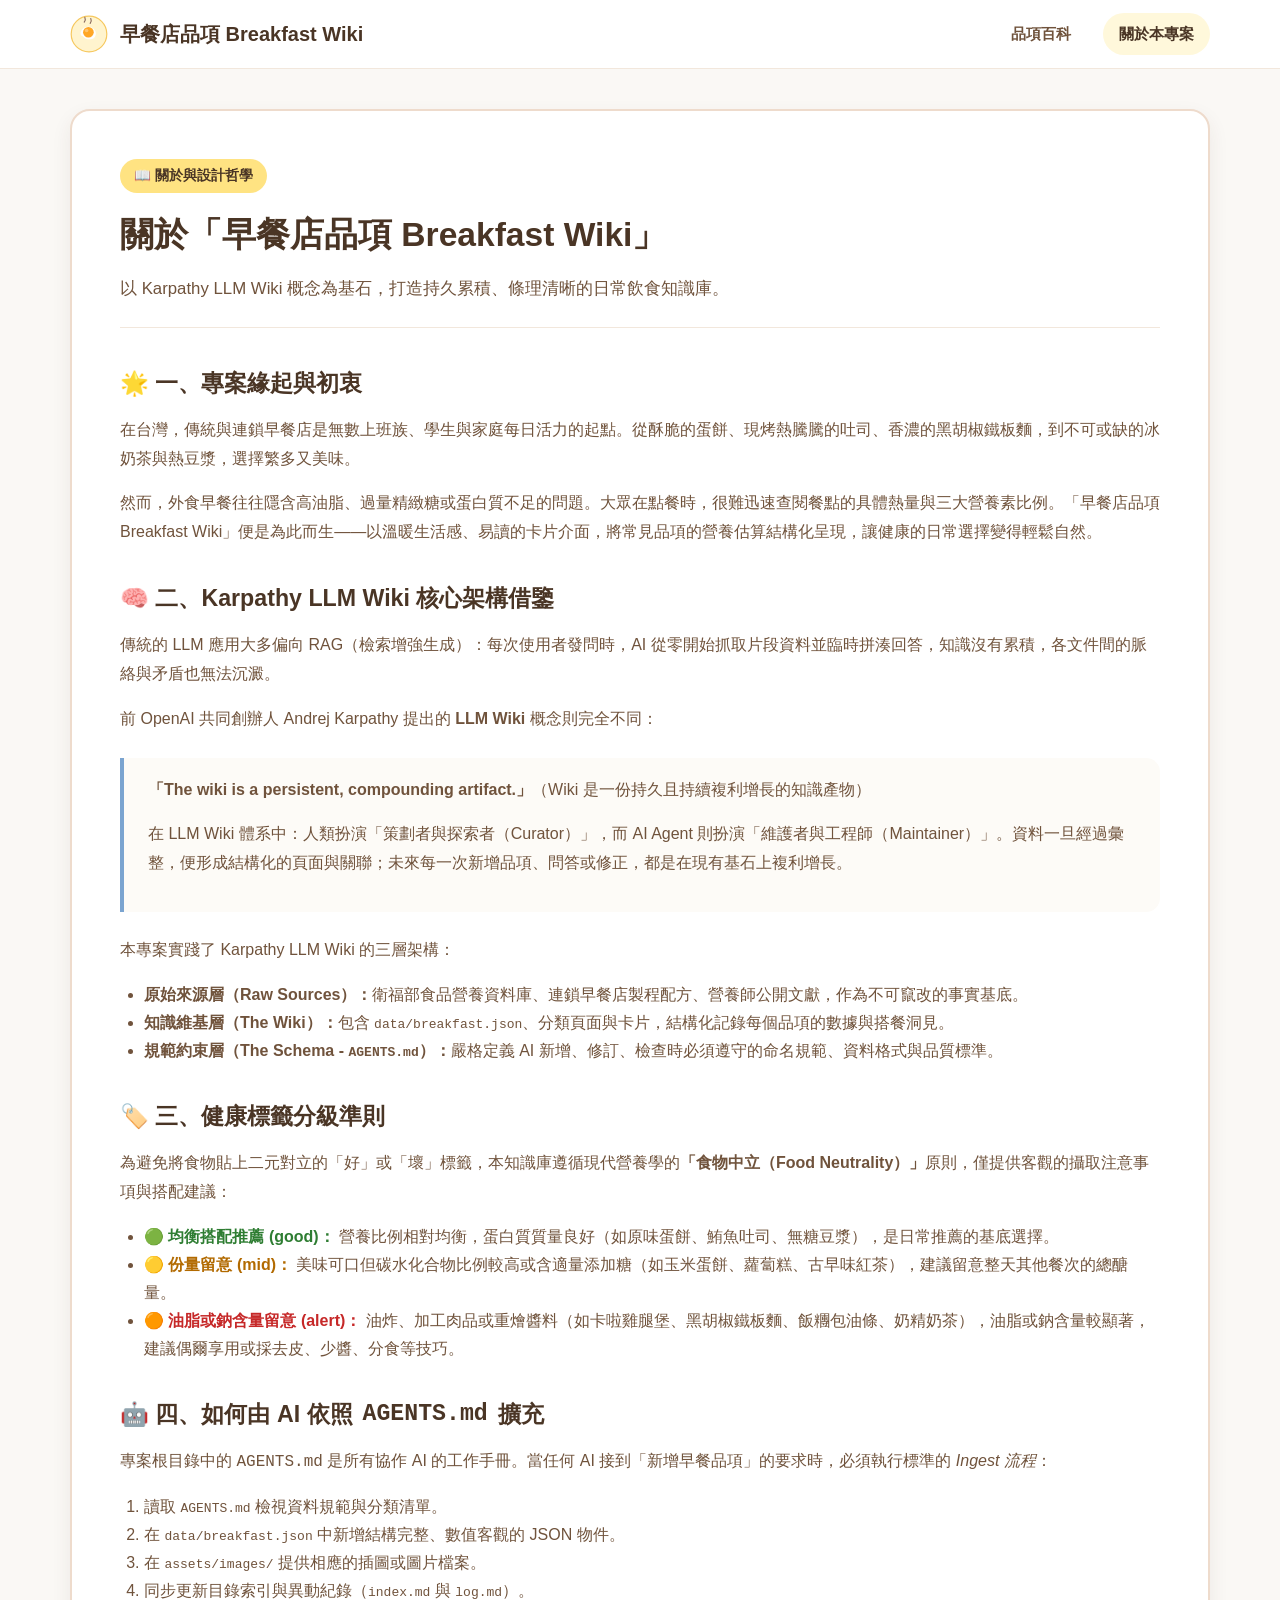
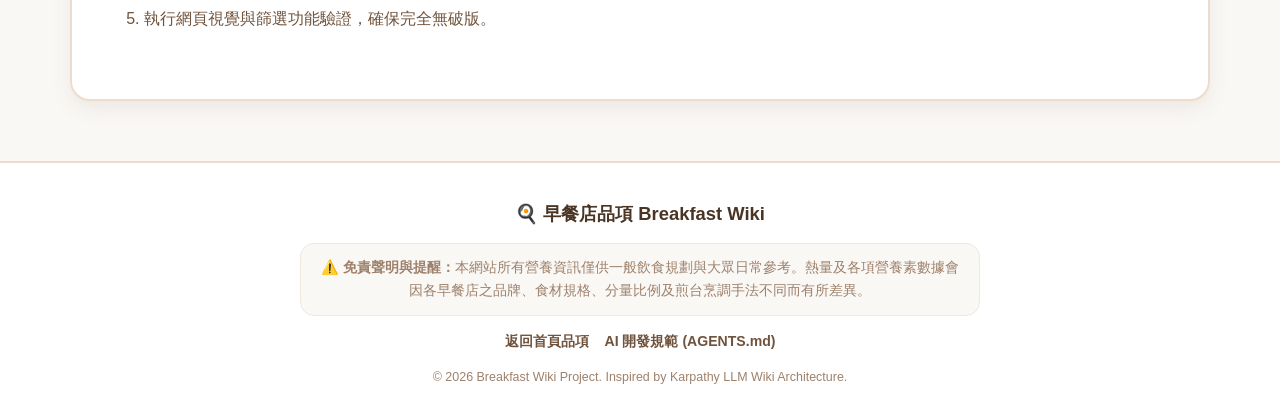
<file: pages/about.html>
<!DOCTYPE html>
<html lang="zh-Hant-TW">
<head>
  <meta charset="UTF-8">
  <meta name="viewport" content="width=device-width, initial-scale=1.0">
  <title>關於本專案 - 早餐店品項 Breakfast Wiki</title>
  <meta name="description" content="了解早餐店品項 Breakfast Wiki 的專案由來、Karpathy LLM Wiki 知識庫架構、營養標籤意涵與 AI 維護機制。">
  <link rel="icon" type="image/svg+xml" href="../assets/images/favicon.svg">
  <link rel="stylesheet" href="../css/style.css">
</head>
<body>

  <!-- 網站頂部導覽列 -->
  <nav class="site-nav">
    <div class="container">
      <a href="../index.html" class="nav-brand">
        <img src="../assets/images/favicon.svg" alt="Breakfast Wiki Logo" class="brand-icon">
        <span>早餐店品項 Breakfast Wiki</span>
      </a>
      <div class="nav-links">
        <a href="../index.html" class="nav-link">品項百科</a>
        <a href="about.html" class="nav-link active">關於本專案</a>
      </div>
    </div>
  </nav>

  <!-- 內容區塊 -->
  <main class="article-page">
    <div class="container">
      <article class="article-card">
        <header class="article-header">
          <div class="hero-tag">📖 關於與設計哲學</div>
          <h1>關於「早餐店品項 Breakfast Wiki」</h1>
          <p>以 Karpathy LLM Wiki 概念為基石，打造持久累積、條理清晰的日常飲食知識庫。</p>
        </header>

        <section class="article-body">
          <h2>🌟 一、專案緣起與初衷</h2>
          <p>
            在台灣，傳統與連鎖早餐店是無數上班族、學生與家庭每日活力的起點。從酥脆的蛋餅、現烤熱騰騰的吐司、香濃的黑胡椒鐵板麵，到不可或缺的冰奶茶與熱豆漿，選擇繁多又美味。
          </p>
          <p>
            然而，外食早餐往往隱含高油脂、過量精緻糖或蛋白質不足的問題。大眾在點餐時，很難迅速查閱餐點的具體熱量與三大營養素比例。「早餐店品項 Breakfast Wiki」便是為此而生——以溫暖生活感、易讀的卡片介面，將常見品項的營養估算結構化呈現，讓健康的日常選擇變得輕鬆自然。
          </p>

          <h2>🧠 二、Karpathy LLM Wiki 核心架構借鑒</h2>
          <p>
            傳統的 LLM 應用大多偏向 RAG（檢索增強生成）：每次使用者發問時，AI 從零開始抓取片段資料並臨時拼湊回答，知識沒有累積，各文件間的脈絡與矛盾也無法沉澱。
          </p>
          <p>
            前 OpenAI 共同創辦人 Andrej Karpathy 提出的 <strong>LLM Wiki</strong> 概念則完全不同：
          </p>
          <div class="callout-box">
            <p><strong>「The wiki is a persistent, compounding artifact.」</strong>（Wiki 是一份持久且持續複利增長的知識產物）</p>
            <p>
              在 LLM Wiki 體系中：人類扮演「策劃者與探索者（Curator）」，而 AI Agent 則扮演「維護者與工程師（Maintainer）」。資料一旦經過彙整，便形成結構化的頁面與關聯；未來每一次新增品項、問答或修正，都是在現有基石上複利增長。
            </p>
          </div>

          <p>本專案實踐了 Karpathy LLM Wiki 的三層架構：</p>
          <ul>
            <li><strong>原始來源層（Raw Sources）：</strong>衛福部食品營養資料庫、連鎖早餐店製程配方、營養師公開文獻，作為不可竄改的事實基底。</li>
            <li><strong>知識維基層（The Wiki）：</strong>包含 <code>data/breakfast.json</code>、分類頁面與卡片，結構化記錄每個品項的數據與搭餐洞見。</li>
            <li><strong>規範約束層（The Schema - <code>AGENTS.md</code>）：</strong>嚴格定義 AI 新增、修訂、檢查時必須遵守的命名規範、資料格式與品質標準。</li>
          </ul>

          <h2>🏷️ 三、健康標籤分級準則</h2>
          <p>
            為避免將食物貼上二元對立的「好」或「壞」標籤，本知識庫遵循現代營養學的<strong>「食物中立（Food Neutrality）」</strong>原則，僅提供客觀的攝取注意事項與搭配建議：
          </p>
          <ul>
            <li>
              <strong style="color: #2E7D32;">🟢 均衡搭配推薦 (good)：</strong>
              營養比例相對均衡，蛋白質質量良好（如原味蛋餅、鮪魚吐司、無糖豆漿），是日常推薦的基底選擇。
            </li>
            <li>
              <strong style="color: #B26A00;">🟡 份量留意 (mid)：</strong>
              美味可口但碳水化合物比例較高或含適量添加糖（如玉米蛋餅、蘿蔔糕、古早味紅茶），建議留意整天其他餐次的總醣量。
            </li>
            <li>
              <strong style="color: #C62828;">🟠 油脂或鈉含量留意 (alert)：</strong>
              油炸、加工肉品或重燴醬料（如卡啦雞腿堡、黑胡椒鐵板麵、飯糰包油條、奶精奶茶），油脂或鈉含量較顯著，建議偶爾享用或採去皮、少醬、分食等技巧。
            </li>
          </ul>

          <h2>🤖 四、如何由 AI 依照 <code>AGENTS.md</code> 擴充</h2>
          <p>
            專案根目錄中的 <code>AGENTS.md</code> 是所有協作 AI 的工作手冊。當任何 AI 接到「新增早餐品項」的要求時，必須執行標準的 <em>Ingest 流程</em>：
          </p>
          <ol>
            <li>讀取 <code>AGENTS.md</code> 檢視資料規範與分類清單。</li>
            <li>在 <code>data/breakfast.json</code> 中新增結構完整、數值客觀的 JSON 物件。</li>
            <li>在 <code>assets/images/</code> 提供相應的插圖或圖片檔案。</li>
            <li>同步更新目錄索引與異動紀錄（<code>index.md</code> 與 <code>log.md</code>）。</li>
            <li>執行網頁視覺與篩選功能驗證，確保完全無破版。</li>
          </ol>
        </section>
      </article>
    </div>
  </main>

  <!-- 網站頁尾 -->
  <footer class="site-footer">
    <div class="container footer-content">
      <div class="footer-brand">
        <span>🍳 早餐店品項 Breakfast Wiki</span>
      </div>
      <div class="footer-disclaimer">
        ⚠️ <strong>免責聲明與提醒：</strong>本網站所有營養資訊僅供一般飲食規劃與大眾日常參考。熱量及各項營養素數據會因各早餐店之品牌、食材規格、分量比例及煎台烹調手法不同而有所差異。
      </div>
      <div class="footer-links">
        <a href="../index.html">返回首頁品項</a>
        <a href="../AGENTS.md">AI 開發規範 (AGENTS.md)</a>
      </div>
      <div class="footer-copyright">
        © 2026 Breakfast Wiki Project. Inspired by Karpathy LLM Wiki Architecture.
      </div>
    </div>
  </footer>

</body>
</html>
</file>
<file: css/style.css>
/* ==========================================================================
   早餐店品項 Breakfast Wiki - 樣式表 (style.css)
   視覺風格：清新、生活感、溫暖、可愛、簡約
   配色主調：米白底、奶油黃、淺藍色、溫潤咖啡色
   ========================================================================== */

:root {
  /* 主要色彩變數 */
  --bg-main: #FAF8F5;          /* 米白主背景 */
  --bg-card: #FFFFFF;          /* 純白卡片背景 */
  --bg-card-alt: #FDFBF7;      /* 淺奶油微底色 */
  
  --primary-yellow: #FFE382;   /* 活力奶油黃 */
  --primary-yellow-light: #FFF8DB;
  --primary-blue: #7BA4D0;     /* 溫柔天空藍 */
  --primary-blue-light: #EBF4FC;
  --primary-coffee: #4A3525;   /* 深咖啡主要字體與主視覺 */
  --coffee-medium: #70533C;    /* 中咖啡次要字體 */
  --coffee-light: #9E816B;     /* 淺咖啡輔助說明 */
  --border-color: #EEDBCC;     /* 溫潤卡片邊框色 */
  --border-light: #F2E7DC;

  /* 健康標籤色彩 (嚴格依照規範：綠、黃、橘紅) */
  --health-good-bg: #E8F5E9;
  --health-good-text: #2E7D32;
  --health-good-border: #A5D6A7;

  --health-mid-bg: #FFF8E1;
  --health-mid-text: #B26A00;
  --health-mid-border: #FFE082;

  --health-alert-bg: #FFEBEE;
  --health-alert-text: #C62828;
  --health-alert-border: #FFCDD2;

  /* 陰影與圓角 */
  --radius-sm: 8px;
  --radius-md: 14px;
  --radius-lg: 20px;
  --radius-full: 9999px;
  --shadow-sm: 0 2px 6px rgba(74, 53, 37, 0.05);
  --shadow-md: 0 8px 20px rgba(74, 53, 37, 0.08);
  --shadow-lg: 0 16px 36px rgba(74, 53, 37, 0.12);

  /* 字體 */
  --font-family: -apple-system, BlinkMacSystemFont, "Segoe UI", "PingFang TC", "Noto Sans TC", "Microsoft JhengHei", sans-serif;
}

/* 基本重設 */
* {
  box-sizing: border-box;
  margin: 0;
  padding: 0;
}

body {
  font-family: var(--font-family);
  background-color: var(--bg-main);
  color: var(--primary-coffee);
  line-height: 1.65;
  min-height: 100vh;
  display: flex;
  flex-direction: column;
}

a {
  color: inherit;
  text-decoration: none;
}

/* 容器寬度 */
.container {
  width: 100%;
  max-width: 1180px;
  margin: 0 auto;
  padding: 0 20px;
}

/* 網站頂部導覽列 */
.site-nav {
  background-color: rgba(255, 255, 255, 0.92);
  backdrop-filter: blur(10px);
  border-bottom: 1.5px solid var(--border-light);
  position: sticky;
  top: 0;
  z-index: 100;
  transition: all 0.3s ease;
}

.site-nav .container {
  display: flex;
  align-items: center;
  justify-content: space-between;
  height: 68px;
}

.nav-brand {
  display: flex;
  align-items: center;
  gap: 12px;
  font-weight: 700;
  font-size: 1.25rem;
  color: var(--primary-coffee);
}

.brand-icon {
  width: 38px;
  height: 38px;
  border-radius: var(--radius-sm);
  display: flex;
  align-items: center;
  justify-content: center;
}

.nav-links {
  display: flex;
  align-items: center;
  gap: 16px;
}

.nav-link {
  font-size: 0.95rem;
  font-weight: 600;
  padding: 8px 16px;
  border-radius: var(--radius-full);
  color: var(--coffee-medium);
  transition: all 0.2s ease;
}

.nav-link:hover, .nav-link.active {
  background-color: var(--primary-yellow-light);
  color: var(--primary-coffee);
}

/* 首頁 Hero 英雄區塊 */
.hero-section {
  padding: 40px 0 24px;
}

.hero-card {
  background: linear-gradient(135deg, #FFFDF9 0%, #FFF8EA 100%);
  border: 2px solid var(--border-color);
  border-radius: var(--radius-lg);
  padding: 40px 36px;
  display: grid;
  grid-template-columns: 1.2fr 0.8fr;
  align-items: center;
  gap: 32px;
  box-shadow: var(--shadow-md);
  position: relative;
  overflow: hidden;
}

.hero-card::after {
  content: "";
  position: absolute;
  top: -40px;
  right: -40px;
  width: 140px;
  height: 140px;
  background: var(--primary-yellow);
  opacity: 0.25;
  border-radius: 50%;
  pointer-events: none;
}

.hero-tag {
  display: inline-flex;
  align-items: center;
  gap: 6px;
  background-color: var(--primary-yellow);
  color: var(--primary-coffee);
  font-size: 0.85rem;
  font-weight: 700;
  padding: 6px 14px;
  border-radius: var(--radius-full);
  margin-bottom: 14px;
}

.hero-title {
  font-size: 2.2rem;
  font-weight: 800;
  color: var(--primary-coffee);
  line-height: 1.3;
  margin-bottom: 12px;
}

.hero-subtitle {
  font-size: 1.12rem;
  font-weight: 500;
  color: var(--coffee-medium);
  margin-bottom: 18px;
}

.hero-desc {
  font-size: 0.95rem;
  color: var(--coffee-light);
  line-height: 1.7;
  margin-bottom: 24px;
}

.hero-stats {
  display: flex;
  gap: 20px;
  flex-wrap: wrap;
}

.stat-pill {
  background-color: #FFFFFF;
  border: 1.5px solid var(--border-light);
  border-radius: var(--radius-md);
  padding: 8px 16px;
  display: flex;
  flex-direction: column;
}

.stat-value {
  font-size: 1.2rem;
  font-weight: 800;
  color: var(--primary-coffee);
}

.stat-label {
  font-size: 0.78rem;
  color: var(--coffee-light);
}

.hero-visual {
  display: flex;
  justify-content: center;
  align-items: center;
}

.hero-image {
  max-width: 100%;
  height: auto;
  border-radius: var(--radius-md);
  box-shadow: var(--shadow-sm);
  background: #FFF;
}

/* 分類篩選與工具列 */
.toolbar-section {
  padding: 24px 0 16px;
}

.toolbar-wrapper {
  display: flex;
  justify-content: space-between;
  align-items: center;
  gap: 16px;
  flex-wrap: wrap;
}

.category-filters {
  display: flex;
  align-items: center;
  gap: 10px;
  flex-wrap: wrap;
}

.category-btn {
  background-color: #FFFFFF;
  border: 1.5px solid var(--border-color);
  color: var(--coffee-medium);
  font-size: 0.95rem;
  font-weight: 600;
  padding: 9px 18px;
  border-radius: var(--radius-full);
  cursor: pointer;
  transition: all 0.2s cubic-bezier(0.2, 0, 0, 1);
  display: inline-flex;
  align-items: center;
  gap: 6px;
  user-select: none;
}

.category-btn:hover {
  background-color: var(--primary-yellow-light);
  color: var(--primary-coffee);
  border-color: #F6C85F;
  transform: translateY(-1px);
}

.category-btn.active {
  background-color: var(--primary-coffee);
  color: #FFFFFF;
  border-color: var(--primary-coffee);
  box-shadow: 0 4px 10px rgba(74, 53, 37, 0.2);
}

.search-wrapper {
  position: relative;
  min-width: 240px;
}

.search-input {
  width: 100%;
  background-color: #FFFFFF;
  border: 1.5px solid var(--border-color);
  border-radius: var(--radius-full);
  padding: 9px 16px 9px 38px;
  font-size: 0.92rem;
  color: var(--primary-coffee);
  outline: none;
  transition: all 0.2s ease;
}

.search-input:focus {
  border-color: var(--primary-blue);
  box-shadow: 0 0 0 3px var(--primary-blue-light);
}

.search-icon {
  position: absolute;
  left: 14px;
  top: 50%;
  transform: translateY(-50%);
  color: var(--coffee-light);
  font-size: 0.9rem;
  pointer-events: none;
}

/* 早餐卡片網格區 */
.cards-section {
  padding: 16px 0 48px;
  flex: 1;
}

.results-meta {
  display: flex;
  justify-content: space-between;
  align-items: center;
  margin-bottom: 20px;
  font-size: 0.92rem;
  color: var(--coffee-light);
}

.cards-grid {
  display: grid;
  grid-template-columns: repeat(auto-fill, minmax(320px, 1fr));
  gap: 24px;
}

/* 卡片設計規範 (圓角、清晰邊框、簡單陰影) */
.breakfast-card {
  background-color: var(--bg-card);
  border: 1.5px solid var(--border-color);
  border-radius: var(--radius-lg);
  box-shadow: var(--shadow-sm);
  overflow: hidden;
  display: flex;
  flex-direction: column;
  transition: transform 0.25s cubic-bezier(0.2, 0, 0, 1), box-shadow 0.25s ease, border-color 0.25s ease;
  position: relative;
}

.breakfast-card:hover {
  transform: translateY(-4px);
  box-shadow: var(--shadow-md);
  border-color: #D6BC9F;
}

.card-image-wrap {
  position: relative;
  width: 100%;
  height: 190px;
  background-color: var(--bg-card-alt);
  overflow: hidden;
  border-bottom: 1.5px solid var(--border-light);
  display: flex;
  align-items: center;
  justify-content: center;
}

.card-image {
  width: 100%;
  height: 100%;
  object-fit: cover;
  transition: transform 0.35s ease;
}

.breakfast-card:hover .card-image {
  transform: scale(1.04);
}

.card-category-badge {
  position: absolute;
  top: 12px;
  left: 12px;
  background: rgba(255, 255, 255, 0.92);
  backdrop-filter: blur(4px);
  border: 1px solid var(--border-light);
  color: var(--primary-coffee);
  font-size: 0.78rem;
  font-weight: 700;
  padding: 4px 10px;
  border-radius: var(--radius-full);
}

.card-body {
  padding: 20px;
  display: flex;
  flex-direction: column;
  flex: 1;
}

.card-header-row {
  display: flex;
  justify-content: space-between;
  align-items: flex-start;
  gap: 12px;
  margin-bottom: 10px;
}

.card-title {
  font-size: 1.25rem;
  font-weight: 700;
  color: var(--primary-coffee);
  line-height: 1.35;
}

/* 健康資訊標籤 (good / mid / alert) */
.health-badge {
  font-size: 0.78rem;
  font-weight: 700;
  padding: 4px 10px;
  border-radius: var(--radius-full);
  white-space: nowrap;
  display: inline-flex;
  align-items: center;
  gap: 4px;
}

.health-badge.good {
  background-color: var(--health-good-bg);
  color: var(--health-good-text);
  border: 1px solid var(--health-good-border);
}

.health-badge.mid {
  background-color: var(--health-mid-bg);
  color: var(--health-mid-text);
  border: 1px solid var(--health-mid-border);
}

.health-badge.alert {
  background-color: var(--health-alert-bg);
  color: var(--health-alert-text);
  border: 1px solid var(--health-alert-border);
}

.card-desc {
  font-size: 0.92rem;
  color: var(--coffee-medium);
  line-height: 1.6;
  margin-bottom: 16px;
  flex: 1;
}

/* 營養數據欄位 (熱量、碳水、蛋白質、脂肪) */
.card-nutrition-grid {
  display: grid;
  grid-template-columns: repeat(4, 1fr);
  background-color: var(--bg-main);
  border: 1px solid var(--border-light);
  border-radius: var(--radius-md);
  padding: 10px 8px;
  margin-bottom: 16px;
  text-align: center;
}

.nutrition-item {
  display: flex;
  flex-direction: column;
  align-items: center;
  position: relative;
}

.nutrition-item:not(:last-child)::after {
  content: "";
  position: absolute;
  right: 0;
  top: 15%;
  height: 70%;
  width: 1px;
  background-color: var(--border-color);
}

.nutrition-label {
  font-size: 0.72rem;
  font-weight: 600;
  color: var(--coffee-light);
  margin-bottom: 2px;
}

.nutrition-value {
  font-size: 0.96rem;
  font-weight: 800;
  color: var(--primary-coffee);
}

.nutrition-value.calories {
  color: #D35400;
}

.nutrition-unit {
  font-size: 0.68rem;
  font-weight: 500;
  color: var(--coffee-light);
}

/* 查看詳細按鈕 */
.card-action-btn {
  width: 100%;
  background-color: #FFFFFF;
  border: 1.5px solid var(--primary-coffee);
  color: var(--primary-coffee);
  font-size: 0.92rem;
  font-weight: 700;
  padding: 10px 14px;
  border-radius: var(--radius-md);
  cursor: pointer;
  transition: all 0.2s ease;
  display: flex;
  align-items: center;
  justify-content: center;
  gap: 6px;
}

.card-action-btn:hover {
  background-color: var(--primary-coffee);
  color: #FFFFFF;
  box-shadow: 0 4px 12px rgba(74, 53, 37, 0.15);
}

/* 空狀態 */
.empty-state {
  grid-column: 1 / -1;
  background-color: #FFFFFF;
  border: 1.5px dashed var(--border-color);
  border-radius: var(--radius-lg);
  padding: 60px 20px;
  text-align: center;
}

.empty-icon {
  font-size: 3rem;
  margin-bottom: 12px;
}

.empty-title {
  font-size: 1.2rem;
  font-weight: 700;
  color: var(--primary-coffee);
  margin-bottom: 6px;
}

.empty-desc {
  font-size: 0.92rem;
  color: var(--coffee-light);
}

/* 詳細資訊彈出視窗 (Modal) */
.modal-overlay {
  position: fixed;
  inset: 0;
  background-color: rgba(45, 30, 23, 0.55);
  backdrop-filter: blur(5px);
  z-index: 1000;
  display: flex;
  align-items: center;
  justify-content: center;
  padding: 20px;
  opacity: 0;
  visibility: hidden;
  transition: opacity 0.25s ease, visibility 0.25s ease;
}

.modal-overlay.active {
  opacity: 1;
  visibility: visible;
}

.modal-card {
  background-color: #FFFFFF;
  border: 2px solid var(--border-color);
  border-radius: var(--radius-lg);
  width: 100%;
  max-width: 620px;
  max-height: 90vh;
  overflow-y: auto;
  box-shadow: var(--shadow-lg);
  position: relative;
  transform: translateY(20px) scale(0.97);
  transition: transform 0.25s cubic-bezier(0.2, 0, 0, 1);
}

.modal-overlay.active .modal-card {
  transform: translateY(0) scale(1);
}

.modal-close-btn {
  position: absolute;
  top: 16px;
  right: 16px;
  width: 36px;
  height: 36px;
  border-radius: 50%;
  background-color: rgba(255, 255, 255, 0.9);
  border: 1.5px solid var(--border-color);
  color: var(--primary-coffee);
  font-size: 1.2rem;
  cursor: pointer;
  display: flex;
  align-items: center;
  justify-content: center;
  z-index: 10;
  transition: all 0.2s ease;
}

.modal-close-btn:hover {
  background-color: var(--primary-coffee);
  color: #FFFFFF;
}

.modal-image-wrap {
  width: 100%;
  height: 240px;
  background-color: var(--bg-card-alt);
  border-bottom: 1.5px solid var(--border-light);
  display: flex;
  align-items: center;
  justify-content: center;
  overflow: hidden;
}

.modal-image {
  width: 100%;
  height: 100%;
  object-fit: cover;
}

.modal-content {
  padding: 28px;
}

.modal-header-meta {
  display: flex;
  align-items: center;
  gap: 10px;
  margin-bottom: 8px;
}

.modal-title {
  font-size: 1.6rem;
  font-weight: 800;
  color: var(--primary-coffee);
  margin-bottom: 12px;
}

.modal-desc {
  font-size: 1rem;
  color: var(--coffee-medium);
  line-height: 1.7;
  margin-bottom: 20px;
}

.modal-section-title {
  font-size: 1.05rem;
  font-weight: 700;
  color: var(--primary-coffee);
  margin-bottom: 12px;
  display: flex;
  align-items: center;
  gap: 8px;
}

.macro-bars {
  background-color: var(--bg-main);
  border: 1px solid var(--border-light);
  border-radius: var(--radius-md);
  padding: 16px;
  margin-bottom: 20px;
}

.macro-bar-row {
  margin-bottom: 12px;
}

.macro-bar-row:last-child {
  margin-bottom: 0;
}

.macro-bar-info {
  display: flex;
  justify-content: space-between;
  font-size: 0.86rem;
  font-weight: 600;
  margin-bottom: 4px;
}

.macro-bar-track {
  height: 8px;
  background-color: #E6DCce;
  border-radius: var(--radius-full);
  overflow: hidden;
}

.macro-bar-fill {
  height: 100%;
  border-radius: var(--radius-full);
  transition: width 0.6s ease;
}

.macro-bar-fill.carbs { background-color: #F1C40F; }
.macro-bar-fill.protein { background-color: #27AE60; }
.macro-bar-fill.fat { background-color: #E67E22; }

.modal-tips-box {
  background-color: var(--primary-yellow-light);
  border: 1.5px solid #F9D976;
  border-radius: var(--radius-md);
  padding: 16px;
  margin-bottom: 20px;
}

.modal-tips-title {
  font-size: 0.92rem;
  font-weight: 700;
  color: #795548;
  margin-bottom: 6px;
  display: flex;
  align-items: center;
  gap: 6px;
}

.modal-tips-content {
  font-size: 0.92rem;
  color: var(--primary-coffee);
  line-height: 1.6;
}

.modal-source-meta {
  border-top: 1px dashed var(--border-color);
  padding-top: 14px;
  font-size: 0.82rem;
  color: var(--coffee-light);
  display: flex;
  align-items: center;
  gap: 6px;
}

/* 網站頁尾 (嚴格滿足規範四點) */
.site-footer {
  background-color: #FFFFFF;
  border-top: 2px solid var(--border-color);
  padding: 36px 0 28px;
  margin-top: auto;
}

.footer-content {
  display: flex;
  flex-direction: column;
  align-items: center;
  text-align: center;
  gap: 14px;
}

.footer-brand {
  font-size: 1.15rem;
  font-weight: 800;
  color: var(--primary-coffee);
  display: flex;
  align-items: center;
  gap: 8px;
}

.footer-disclaimer {
  max-width: 680px;
  font-size: 0.88rem;
  color: var(--coffee-light);
  line-height: 1.65;
  background-color: var(--bg-main);
  padding: 12px 20px;
  border-radius: var(--radius-md);
  border: 1px solid var(--border-light);
}

.footer-links {
  display: flex;
  gap: 16px;
  font-size: 0.88rem;
  font-weight: 600;
  color: var(--coffee-medium);
}

.footer-links a:hover {
  color: var(--primary-blue);
  text-decoration: underline;
}

.footer-copyright {
  font-size: 0.78rem;
  color: var(--coffee-light);
}

/* 獨立頁面 (pages/about.html) 專用樣式 */
.article-page {
  padding: 40px 0 60px;
}

.article-card {
  background-color: #FFFFFF;
  border: 2px solid var(--border-color);
  border-radius: var(--radius-lg);
  padding: 48px;
  box-shadow: var(--shadow-md);
}

.article-header {
  margin-bottom: 36px;
  padding-bottom: 24px;
  border-bottom: 1.5px solid var(--border-light);
}

.article-header h1 {
  font-size: 2.1rem;
  font-weight: 800;
  color: var(--primary-coffee);
  margin-bottom: 12px;
}

.article-header p {
  font-size: 1.05rem;
  color: var(--coffee-medium);
}

.article-body h2 {
  font-size: 1.45rem;
  font-weight: 700;
  color: var(--primary-coffee);
  margin: 32px 0 14px;
  display: flex;
  align-items: center;
  gap: 10px;
}

.article-body h3 {
  font-size: 1.15rem;
  font-weight: 700;
  color: var(--coffee-medium);
  margin: 20px 0 10px;
}

.article-body p {
  font-size: 1rem;
  color: var(--coffee-medium);
  line-height: 1.8;
  margin-bottom: 16px;
}

.article-body ul, .article-body ol {
  margin-bottom: 18px;
  padding-left: 24px;
  color: var(--coffee-medium);
  line-height: 1.75;
}

.callout-box {
  background-color: var(--bg-card-alt);
  border-left: 4px solid var(--primary-blue);
  border-radius: 0 var(--radius-md) var(--radius-md) 0;
  padding: 18px 24px;
  margin: 24px 0;
}

.callout-box.yellow {
  border-left-color: #F39C12;
  background-color: var(--primary-yellow-light);
}

/* 響應式排版 (電腦、平板、手機支援) */
@media (max-width: 992px) {
  .hero-card {
    grid-template-columns: 1fr;
    padding: 30px 24px;
    text-align: center;
  }

  .hero-tag {
    margin-left: auto;
    margin-right: auto;
  }

  .hero-stats {
    justify-content: center;
  }

  .hero-visual {
    order: -1;
    max-width: 320px;
    margin: 0 auto;
  }

  .toolbar-wrapper {
    flex-direction: column;
    align-items: stretch;
  }

  .category-filters {
    overflow-x: auto;
    padding-bottom: 6px;
    flex-wrap: nowrap;
    -webkit-overflow-scrolling: touch;
  }

  .category-btn {
    flex-shrink: 0;
  }
}

@media (max-width: 640px) {
  .hero-title {
    font-size: 1.65rem;
  }

  .hero-subtitle {
    font-size: 0.98rem;
  }

  .cards-grid {
    grid-template-columns: 1fr;
  }

  .article-card {
    padding: 24px 18px;
  }

  .modal-content {
    padding: 20px 16px;
  }

  .card-nutrition-grid {
    padding: 8px 4px;
  }

  .nutrition-label {
    font-size: 0.65rem;
  }

  .nutrition-value {
    font-size: 0.88rem;
  }
}
</file>
